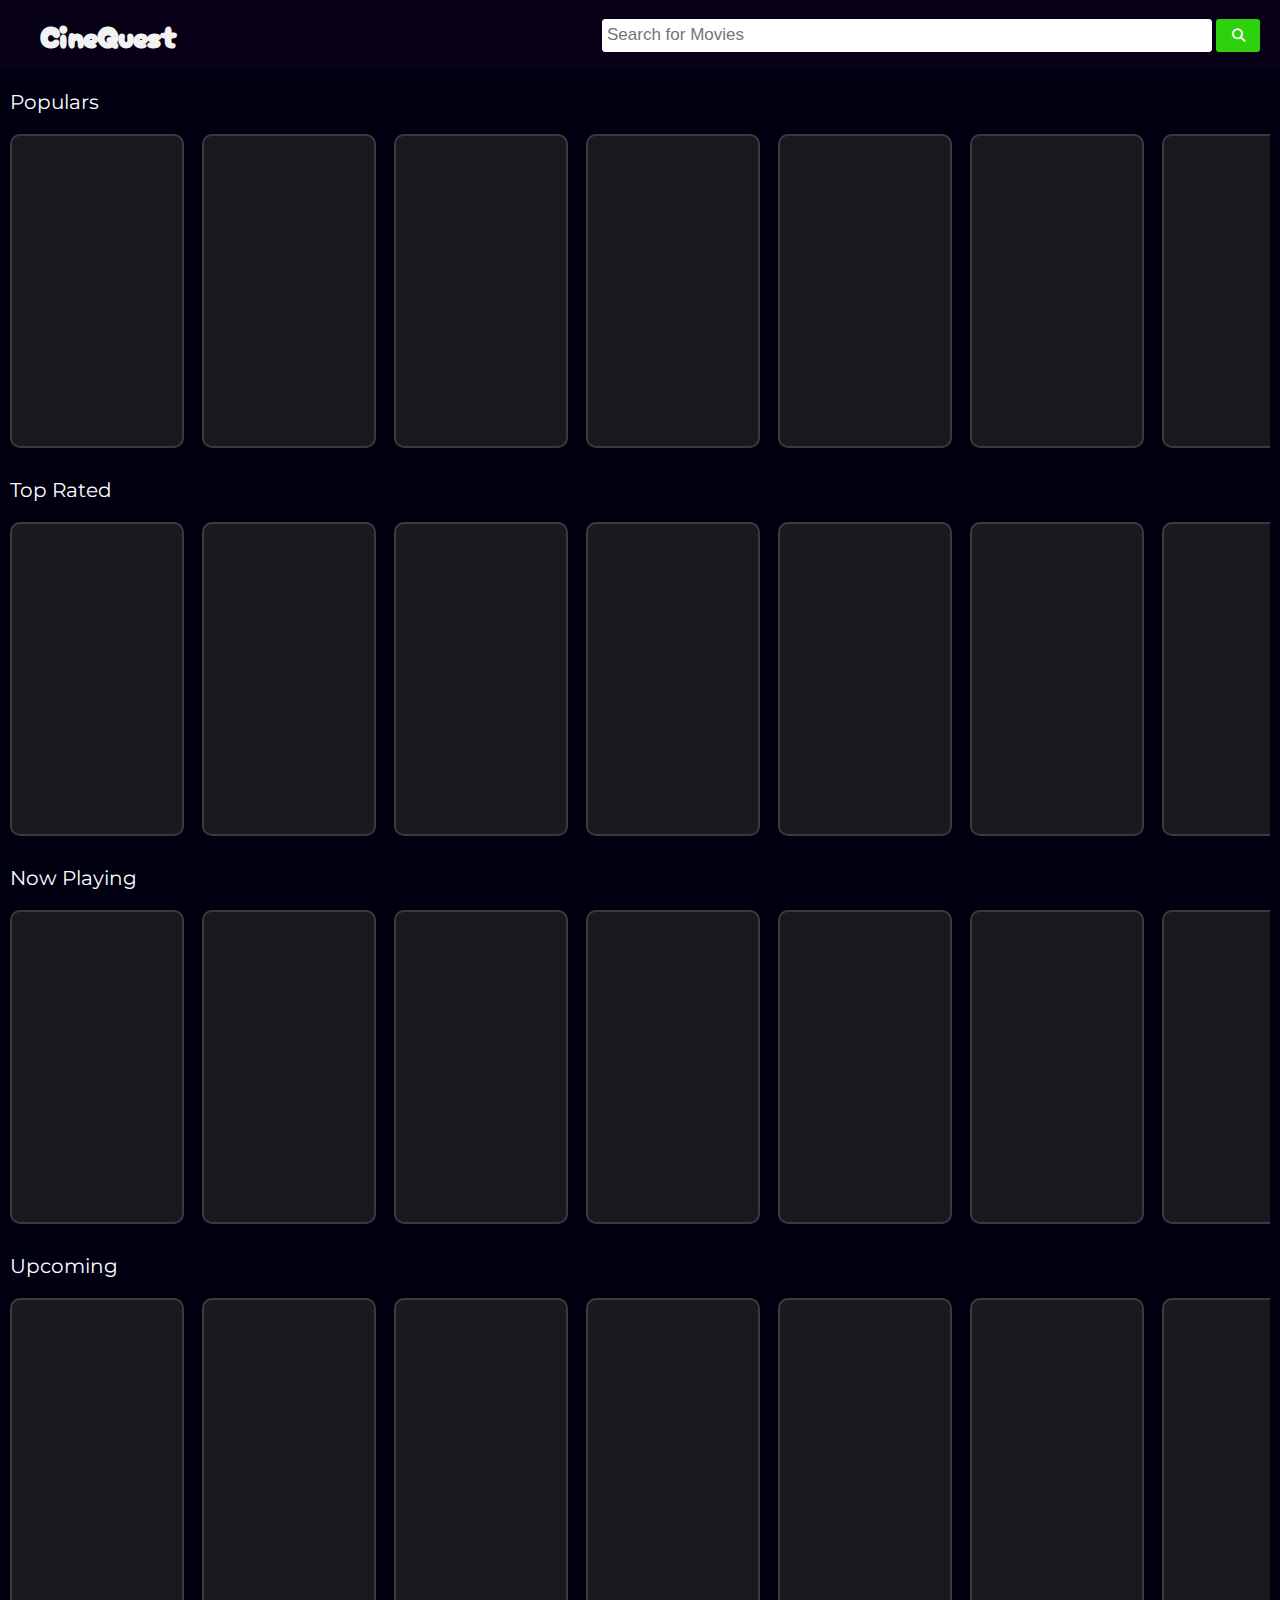
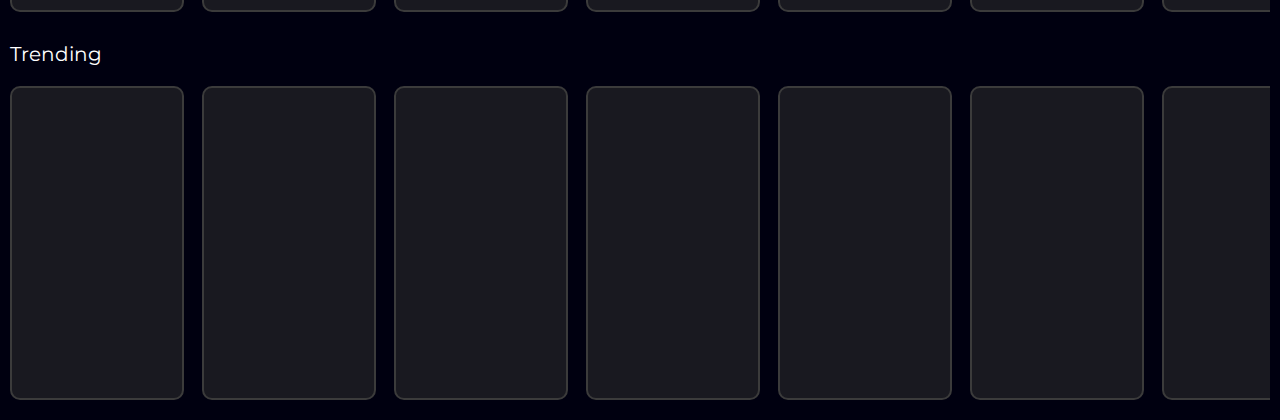
<file: index.html>
<!DOCTYPE html>
<html lang="en">

<head>
  <meta charset="UTF-8" />
  <meta name="viewport" content="width=device-width, initial-scale=1.0" />
  <title>CineQuest | Movie search</title>
  <link rel="stylesheet" href="https://cdnjs.cloudflare.com/ajax/libs/font-awesome/6.7.2/css/all.min.css"
    integrity="sha512-Evv84Mr4kqVGRNSgIGL/F/aIDqQb7xQ2vcrdIwxfjThSH8CSR7PBEakCr51Ck+w+/U6swU2Im1vVX0SVk9ABhg=="
    crossorigin="anonymous" referrerpolicy="no-referrer" />
  <link rel="stylesheet" href="./style/style.css" />
  <link rel="stylesheet" href="./style/general.css" />
  <link rel="stylesheet" href="./style/fonts.css" />
</head>

<body bgcolor="#00001">
  <!-- Navbar of app -->
  <nav class="navbar">
    <div class="logo">CineQuest</div>

    <div class="navbar-search-box">
      <input placeholder="Search for Movies" class="navbar-search-input" type="text" />

      <button class="navbar-search-button js-navbar-button">
        <i class="fa-solid fa-magnifying-glass"></i>
      </button>
    </div>
  </nav>
  <!-- search result box -->
  <section class="search-result-box js-search-result-box">


    <div class="result-container">
      <div class="result-movie-poster skeleton">
      </div>
      <div class="result-movie-details">
        <div class="result-movie-title skeleton "></div>
        <div class="result-movie-year skeleton"></div>
        <div class="result-movie-rating skeleton"></div>
      </div>
    </div>

      <div class="result-container">
      <div class="result-movie-poster skeleton">
      </div>
      <div class="result-movie-details">
        <div class="result-movie-title skeleton "></div>
        <div class="result-movie-year skeleton"></div>
        <div class="result-movie-rating skeleton"></div>
      </div>
    </div>

      <div class="result-container">
      <div class="result-movie-poster skeleton">
      </div>
      <div class="result-movie-details">
        <div class="result-movie-title skeleton "></div>
        <div class="result-movie-year skeleton"></div>
        <div class="result-movie-rating skeleton"></div>
      </div>
    </div>
      <div class="result-container">
      <div class="result-movie-poster skeleton">
      </div>
      <div class="result-movie-details">
        <div class="result-movie-title skeleton "></div>
        <div class="result-movie-year skeleton"></div>
        <div class="result-movie-rating skeleton"></div>
      </div>
    </div>

      <div class="result-container">
      <div class="result-movie-poster skeleton">
      </div>
      <div class="result-movie-details">
        <div class="result-movie-title skeleton "></div>
        <div class="result-movie-year skeleton"></div>
        <div class="result-movie-rating skeleton"></div>
      </div>
    </div>

     <div class="result-container">
      <div class="result-movie-poster skeleton">
      </div>
      <div class="result-movie-details">
        <div class="result-movie-title skeleton "></div>
        <div class="result-movie-year skeleton"></div>
        <div class="result-movie-rating skeleton"></div>
      </div>
    </div>

      <div class="result-container">
      <div class="result-movie-poster skeleton">
      </div>
      <div class="result-movie-details">
        <div class="result-movie-title skeleton "></div>
        <div class="result-movie-year skeleton"></div>
        <div class="result-movie-rating skeleton"></div>
      </div>
    </div>

     <div class="result-container">
      <div class="result-movie-poster skeleton">
      </div>
      <div class="result-movie-details">
        <div class="result-movie-title skeleton "></div>
        <div class="result-movie-year skeleton"></div>
        <div class="result-movie-rating skeleton"></div>
      </div>
    </div>

    <div class="result-container">
      <div class="result-movie-poster skeleton">
      </div>
      <div class="result-movie-details">
        <div class="result-movie-title skeleton "></div>
        <div class="result-movie-year skeleton"></div>
        <div class="result-movie-rating skeleton"></div>
      </div>
    </div>

      <div class="result-container">
      <div class="result-movie-poster skeleton">
      </div>
      <div class="result-movie-details">
        <div class="result-movie-title skeleton "></div>
        <div class="result-movie-year skeleton"></div>
        <div class="result-movie-rating skeleton"></div>
      </div>
    </div>

  </section>



  <section class="main-grid ">
    <div class="main-grid-title">Populars</div>
    <div class="movie-scroll-view js-popular-main-grid">
      <!-- Movie 1 -->
      <div class="movie-container">
        <div class="movie-poster skeleton"></div>
        <div class="movie-title skeleton"></div>
        <div class="movie-details">
          <div class="movie-year skeleton"></div>
          <div class="movie-rating skeleton"></div>
        </div>
      </div>
      <!-- movie 2 -->
      <div class="movie-container">
        <div class="movie-poster skeleton"></div>
        <div class="movie-title skeleton"></div>
        <div class="movie-details">
          <div class="movie-year skeleton"></div>
          <div class="movie-rating skeleton"></div>
        </div>
      </div>

      <!-- Movie 3 -->
      <div class="movie-container">
        <div class="movie-poster skeleton"></div>
        <div class="movie-title skeleton"></div>
        <div class="movie-details">
          <div class="movie-year skeleton"></div>
          <div class="movie-rating skeleton"></div>
        </div>
      </div>

      <!-- Movie 4 -->
      <div class="movie-container">
        <div class="movie-poster skeleton"></div>
        <div class="movie-title skeleton"></div>
        <div class="movie-details">
          <div class="movie-year skeleton"></div>
          <div class="movie-rating skeleton"></div>
        </div>
      </div>

      <!-- Movie 5 -->
      <div class="movie-container">
        <div class="movie-poster skeleton"></div>
        <div class="movie-title skeleton"></div>
        <div class="movie-details">
          <div class="movie-year skeleton"></div>
          <div class="movie-rating skeleton"></div>
        </div>
      </div>

      <div class="movie-container">
        <div class="movie-poster skeleton"></div>
        <div class="movie-title skeleton"></div>
        <div class="movie-details">
          <div class="movie-year skeleton"></div>
          <div class="movie-rating skeleton"></div>
        </div>
      </div>

      <div class="movie-container">
        <div class="movie-poster skeleton"></div>
        <div class="movie-title skeleton"></div>
        <div class="movie-details">
          <div class="movie-year skeleton"></div>
          <div class="movie-rating skeleton"></div>
        </div>
      </div>


      <div class="movie-container">
        <div class="movie-poster skeleton"></div>
        <div class="movie-title skeleton"></div>
        <div class="movie-details">
          <div class="movie-year skeleton"></div>
          <div class="movie-rating skeleton"></div>
        </div>
      </div>

      <div class="movie-container">
        <div class="movie-poster skeleton"></div>
        <div class="movie-title skeleton"></div>
        <div class="movie-details">
          <div class="movie-year skeleton"></div>
          <div class="movie-rating skeleton"></div>
        </div>
      </div>
    </div>
    </div>
    </div>
  </section>

  <section class="main-grid ">
    <div class="main-grid-title">Top Rated</div>
    <div class="movie-scroll-view js-top-rated-main-grid">
      <!-- Movie 1 -->
      <div class="movie-container">
        <div class="movie-poster skeleton"></div>
        <div class="movie-title skeleton"></div>
        <div class="movie-details">
          <div class="movie-year skeleton"></div>
          <div class="movie-rating skeleton"></div>
        </div>
      </div>
      <!-- movie 2 -->
      <div class="movie-container">
        <div class="movie-poster skeleton"></div>
        <div class="movie-title skeleton"></div>
        <div class="movie-details">
          <div class="movie-year skeleton"></div>
          <div class="movie-rating skeleton"></div>
        </div>
      </div>

      <!-- Movie 3 -->
      <div class="movie-container">
        <div class="movie-poster skeleton"></div>
        <div class="movie-title skeleton"></div>
        <div class="movie-details">
          <div class="movie-year skeleton"></div>
          <div class="movie-rating skeleton"></div>
        </div>
      </div>

      <!-- Movie 4 -->
      <div class="movie-container">
        <div class="movie-poster skeleton"></div>
        <div class="movie-title skeleton"></div>
        <div class="movie-details">
          <div class="movie-year skeleton"></div>
          <div class="movie-rating skeleton"></div>
        </div>
      </div>

      <!-- Movie 5 -->
      <div class="movie-container">
        <div class="movie-poster skeleton"></div>
        <div class="movie-title skeleton"></div>
        <div class="movie-details">
          <div class="movie-year skeleton"></div>
          <div class="movie-rating skeleton"></div>
        </div>
      </div>

      <div class="movie-container">
        <div class="movie-poster skeleton"></div>
        <div class="movie-title skeleton"></div>
        <div class="movie-details">
          <div class="movie-year skeleton"></div>
          <div class="movie-rating skeleton"></div>
        </div>
      </div>

      <div class="movie-container">
        <div class="movie-poster skeleton"></div>
        <div class="movie-title skeleton"></div>
        <div class="movie-details">
          <div class="movie-year skeleton"></div>
          <div class="movie-rating skeleton"></div>
        </div>
      </div>


      <div class="movie-container">
        <div class="movie-poster skeleton"></div>
        <div class="movie-title skeleton"></div>
        <div class="movie-details">
          <div class="movie-year skeleton"></div>
          <div class="movie-rating skeleton"></div>
        </div>
      </div>

      <div class="movie-container">
        <div class="movie-poster skeleton"></div>
        <div class="movie-title skeleton"></div>
        <div class="movie-details">
          <div class="movie-year skeleton"></div>
          <div class="movie-rating skeleton"></div>
        </div>
      </div>
    </div>
    </div>
    </div>
  </section>



  <!-- Now playing  -->

  <section class="main-grid">
    <div class="main-grid-title">Now Playing</div>
    <div class="movie-scroll-view js-now-playing-main-grid">
      <!-- Movie 1 -->
      <div class="movie-container">
        <div class="movie-poster skeleton"></div>
        <div class="movie-title skeleton"></div>
        <div class="movie-details">
          <div class="movie-year skeleton"></div>
          <div class="movie-rating skeleton"></div>
        </div>
      </div>

      <!-- movie 2 -->
      <div class="movie-container">
        <div class="movie-poster skeleton"></div>
        <div class="movie-title skeleton"></div>
        <div class="movie-details">
          <div class="movie-year skeleton"></div>
          <div class="movie-rating skeleton"></div>
        </div>
      </div>
      <!-- Movie 3 -->
      <div class="movie-container">
        <div class="movie-poster skeleton"></div>
        <div class="movie-title skeleton"></div>
        <div class="movie-details">
          <div class="movie-year skeleton"></div>
          <div class="movie-rating skeleton"></div>
        </div>
      </div>

      <!-- Movie 4 -->
      <div class="movie-container">
        <div class="movie-poster skeleton"></div>
        <div class="movie-title skeleton"></div>
        <div class="movie-details">
          <div class="movie-year skeleton"></div>
          <div class="movie-rating skeleton"></div>
        </div>
      </div>

      <!-- Movie 5 -->
      <div class="movie-container">
        <div class="movie-poster skeleton"></div>
        <div class="movie-title skeleton"></div>
        <div class="movie-details">
          <div class="movie-year skeleton"></div>
          <div class="movie-rating skeleton"></div>
        </div>
      </div>

      <div class="movie-container">
        <div class="movie-poster skeleton"></div>
        <div class="movie-title skeleton"></div>
        <div class="movie-details">
          <div class="movie-year skeleton"></div>
          <div class="movie-rating skeleton"></div>
        </div>
      </div>
      <div class="movie-container">
        <div class="movie-poster skeleton"></div>
        <div class="movie-title skeleton"></div>
        <div class="movie-details">
          <div class="movie-year skeleton"></div>
          <div class="movie-rating skeleton"></div>
        </div>
      </div>

      <div class="movie-container">
        <div class="movie-poster skeleton"></div>
        <div class="movie-title skeleton"></div>
        <div class="movie-details">
          <div class="movie-year skeleton"></div>
          <div class="movie-rating skeleton"></div>
        </div>
      </div>

      <div class="movie-container">
        <div class="movie-poster skeleton"></div>
        <div class="movie-title skeleton"></div>
        <div class="movie-details">
          <div class="movie-year skeleton"></div>
          <div class="movie-rating skeleton"></div>
        </div>
      </div>
    </div>
    </div>
  </section>



  <!-- Upcoming -->

  <section class="main-grid">
    <div class="main-grid-title">Upcoming</div>
    <div class="movie-scroll-view  js-upcoming-main-grid">
      <!-- Movie 1 -->
      <div class="movie-container">
        <div class="movie-poster skeleton"></div>
        <div class="movie-title skeleton"></div>
        <div class="movie-details">
          <div class="movie-year skeleton"></div>
          <div class="movie-rating skeleton"></div>
        </div>
      </div>

      <!-- movie 2 -->
      <div class="movie-container">
        <div class="movie-poster skeleton"></div>
        <div class="movie-title skeleton"></div>
        <div class="movie-details">
          <div class="movie-year skeleton"></div>
          <div class="movie-rating skeleton"></div>
        </div>
      </div>

      <!-- Movie 3 -->
      <div class="movie-container">
        <div class="movie-poster skeleton"></div>
        <div class="movie-title skeleton"></div>
        <div class="movie-details">
          <div class="movie-year skeleton"></div>
          <div class="movie-rating skeleton"></div>
        </div>
      </div>
      <!-- Movie 4 -->
      <div class="movie-container">
        <div class="movie-poster skeleton"></div>
        <div class="movie-title skeleton"></div>
        <div class="movie-details">
          <div class="movie-year skeleton"></div>
          <div class="movie-rating skeleton"></div>
        </div>
      </div>
      <!-- Movie 5 -->
      <div class="movie-container">
        <div class="movie-poster skeleton"></div>
        <div class="movie-title skeleton"></div>
        <div class="movie-details">
          <div class="movie-year skeleton"></div>
          <div class="movie-rating skeleton"></div>
        </div>
      </div>

      <div class="movie-container">
        <div class="movie-poster skeleton"></div>
        <div class="movie-title skeleton"></div>
        <div class="movie-details">
          <div class="movie-year skeleton"></div>
          <div class="movie-rating skeleton"></div>
        </div>
      </div>

      <div class="movie-container">
        <div class="movie-poster skeleton"></div>
        <div class="movie-title skeleton"></div>
        <div class="movie-details">
          <div class="movie-year skeleton"></div>
          <div class="movie-rating skeleton"></div>
        </div>
      </div>

      <div class="movie-container">
        <div class="movie-poster skeleton"></div>
        <div class="movie-title skeleton"></div>
        <div class="movie-details">
          <div class="movie-year skeleton"></div>
          <div class="movie-rating skeleton"></div>
        </div>
      </div>

      <div class="movie-container">
        <div class="movie-poster skeleton"></div>
        <div class="movie-title skeleton"></div>
        <div class="movie-details">
          <div class="movie-year skeleton"></div>
          <div class="movie-rating skeleton"></div>
        </div>
      </div>
    </div>
    </div>
  </section>


  <!-- Trending -->

  <section class="main-grid">
    <div class="main-grid-title">Trending</div>
    <div class="movie-scroll-view">
      <!-- Movie 1 -->
      <div class="movie-container">
        <div class="movie-poster skeleton"></div>
        <div class="movie-title skeleton"></div>
        <div class="movie-details">
          <div class="movie-year skeleton"></div>
          <div class="movie-rating skeleton"></div>
        </div>
      </div>

      <!-- movie 2 -->
      <div class="movie-container">
        <div class="movie-poster skeleton"></div>
        <div class="movie-title skeleton"></div>
        <div class="movie-details">
          <div class="movie-year skeleton"></div>
          <div class="movie-rating skeleton"></div>
        </div>
      </div>

      <!-- Movie 3 -->
      <div class="movie-container">
        <div class="movie-poster skeleton"></div>
        <div class="movie-title skeleton"></div>
        <div class="movie-details">
          <div class="movie-year skeleton"></div>
          <div class="movie-rating skeleton"></div>
        </div>
      </div>

      <!-- Movie 4 -->
      <div class="movie-container">
        <div class="movie-poster skeleton"></div>
        <div class="movie-title skeleton"></div>
        <div class="movie-details">
          <div class="movie-year skeleton"></div>
          <div class="movie-rating skeleton"></div>
        </div>
      </div>

      <!-- Movie 5 -->
      <div class="movie-container">
        <div class="movie-poster skeleton"></div>
        <div class="movie-title skeleton"></div>
        <div class="movie-details">
          <div class="movie-year skeleton"></div>
          <div class="movie-rating skeleton"></div>
        </div>
      </div>

      <div class="movie-container">
        <div class="movie-poster skeleton"></div>
        <div class="movie-title skeleton"></div>
        <div class="movie-details">
          <div class="movie-year skeleton"></div>
          <div class="movie-rating skeleton"></div>
        </div>
      </div>

      <div class="movie-container">
        <div class="movie-poster skeleton"></div>
        <div class="movie-title skeleton"></div>
        <div class="movie-details">
          <div class="movie-year skeleton"></div>
          <div class="movie-rating skeleton"></div>
        </div>
      </div>

      <div class="movie-container">
        <div class="movie-poster skeleton"></div>
        <div class="movie-title skeleton"></div>
        <div class="movie-details">
          <div class="movie-year skeleton"></div>
          <div class="movie-rating skeleton"></div>
        </div>
      </div>

      <div class="movie-container">
        <div class="movie-poster skeleton"></div>
        <div class="movie-title skeleton"></div>
        <div class="movie-details">
          <div class="movie-year skeleton"></div>
          <div class="movie-rating skeleton"></div>
        </div>
      </div>
    </div>
    </div>
  </section>
</body>
<script src="./scripts/index.js" type="module"></script>


</html>
</file>
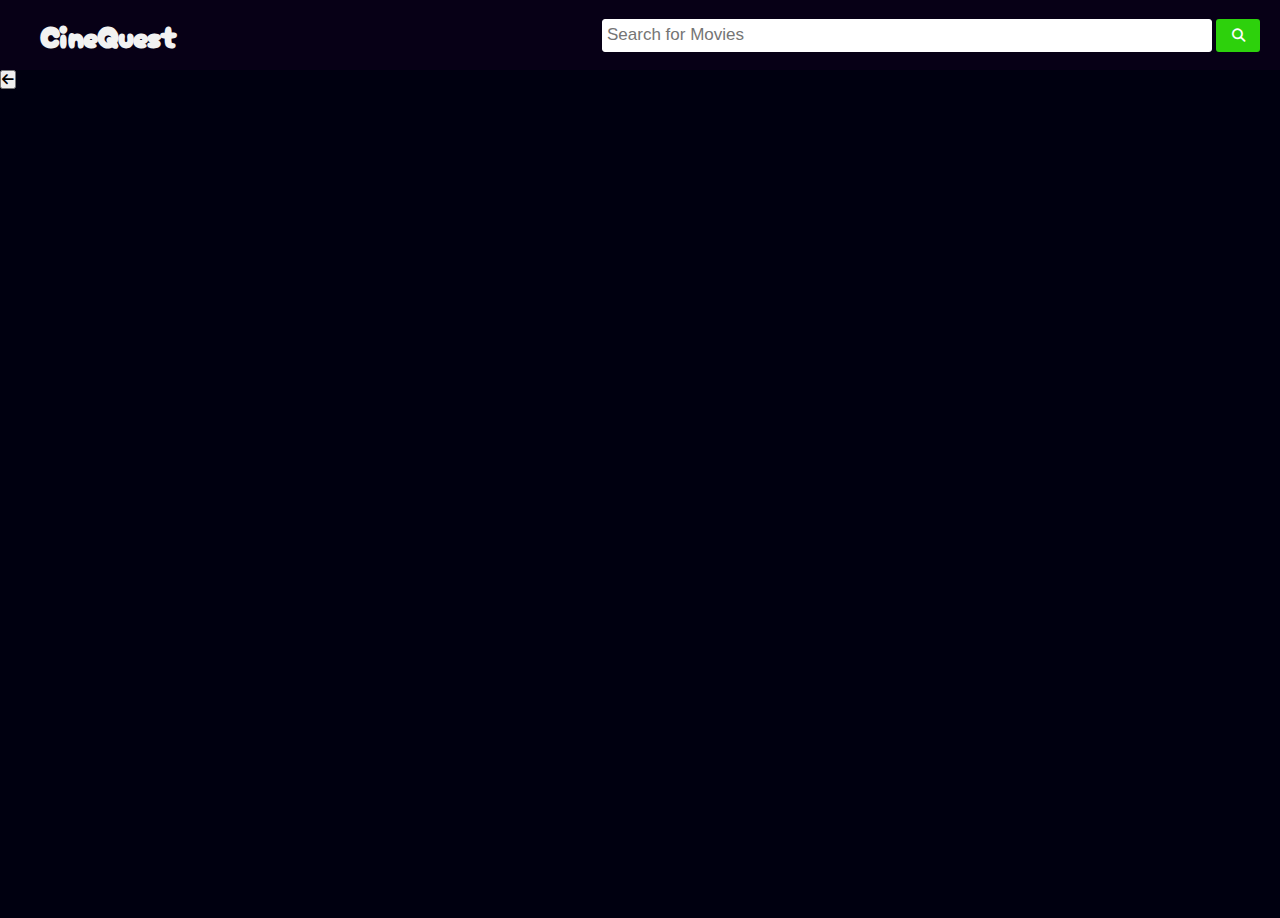
<file: details.html>
<!DOCTYPE html>
<html lang="en">
  <head>
    <meta charset="UTF-8" />
    <meta name="viewport" content="width=device-width, initial-scale=1.0" />
    <title></title>
    <link
      rel="stylesheet"
      href="https://cdnjs.cloudflare.com/ajax/libs/font-awesome/6.7.2/css/all.min.css"
      integrity="sha512-Evv84Mr4kqVGRNSgIGL/F/aIDqQb7xQ2vcrdIwxfjThSH8CSR7PBEakCr51Ck+w+/U6swU2Im1vVX0SVk9ABhg=="
      crossorigin="anonymous"
      referrerpolicy="no-referrer"
    />
    <link rel="stylesheet" href="./style/fonts.css" />
    <link rel="stylesheet" href="./style/general.css" />
    <link rel="stylesheet" href="./style/style.css" />
    <link rel="stylesheet" href="./style/details.css" />
  </head>

  <body bgcolor="#00001">
    <nav class="navbar">
      <div class="logo">CineQuest</div>

      <div class="navbar-search-box">
        <input
          placeholder="Search for Movies"
          class="navbar-search-input"
          type="text"
        />

        <button class="navbar-search-button js-navbar-button">
          <i class="fa-solid fa-magnifying-glass"></i>
        </button>
      </div>
    </nav>

    <!-- search result box -->
    <section class="search-result-box js-search-result-box">
      <div class="result-container">
        <div class="result-movie-poster skeleton"></div>
        <div class="result-movie-details">
          <div class="result-movie-title skeleton"></div>
          <div class="result-movie-year skeleton"></div>
          <div class="result-movie-rating skeleton"></div>
        </div>
      </div>

      <div class="result-container">
        <div class="result-movie-poster skeleton"></div>
        <div class="result-movie-details">
          <div class="result-movie-title skeleton"></div>
          <div class="result-movie-year skeleton"></div>
          <div class="result-movie-rating skeleton"></div>
        </div>
      </div>

      <div class="result-container">
        <div class="result-movie-poster skeleton"></div>
        <div class="result-movie-details">
          <div class="result-movie-title skeleton"></div>
          <div class="result-movie-year skeleton"></div>
          <div class="result-movie-rating skeleton"></div>
        </div>
      </div>
      <div class="result-container">
        <div class="result-movie-poster skeleton"></div>
        <div class="result-movie-details">
          <div class="result-movie-title skeleton"></div>
          <div class="result-movie-year skeleton"></div>
          <div class="result-movie-rating skeleton"></div>
        </div>
      </div>

      <div class="result-container">
        <div class="result-movie-poster skeleton"></div>
        <div class="result-movie-details">
          <div class="result-movie-title skeleton"></div>
          <div class="result-movie-year skeleton"></div>
          <div class="result-movie-rating skeleton"></div>
        </div>
      </div>

      <div class="result-container">
        <div class="result-movie-poster skeleton"></div>
        <div class="result-movie-details">
          <div class="result-movie-title skeleton"></div>
          <div class="result-movie-year skeleton"></div>
          <div class="result-movie-rating skeleton"></div>
        </div>
      </div>

      <div class="result-container">
        <div class="result-movie-poster skeleton"></div>
        <div class="result-movie-details">
          <div class="result-movie-title skeleton"></div>
          <div class="result-movie-year skeleton"></div>
          <div class="result-movie-rating skeleton"></div>
        </div>
      </div>

      <div class="result-container">
        <div class="result-movie-poster skeleton"></div>
        <div class="result-movie-details">
          <div class="result-movie-title skeleton"></div>
          <div class="result-movie-year skeleton"></div>
          <div class="result-movie-rating skeleton"></div>
        </div>
      </div>

      <div class="result-container">
        <div class="result-movie-poster skeleton"></div>
        <div class="result-movie-details">
          <div class="result-movie-title skeleton"></div>
          <div class="result-movie-year skeleton"></div>
          <div class="result-movie-rating skeleton"></div>
        </div>
      </div>

      <div class="result-container">
        <div class="result-movie-poster skeleton"></div>
        <div class="result-movie-details">
          <div class="result-movie-title skeleton"></div>
          <div class="result-movie-year skeleton"></div>
          <div class="result-movie-rating skeleton"></div>
        </div>
      </div>
    </section>

    <button class="back-button"><i class="fa-solid fa-arrow-left"></i></button>
    <section class="single-movie-container">
      <div class="single-movie-title skeleton"></div>
      <div class="single-movie-year skeleton"></div>
      <div class="single-movie-poster skeleton"></div>

      <div class="single-movie-detail">
        <div>
          <div class="single-movie-language skeleton"></div>
          <div class="single-movie-genre skeleton"></div>
        </div>
        <div class="single-movie-rating skeleton">
          <!-- <i class="fa-solid fa-star movie-star"></i> -->
          <span></span>
        </div>
      </div>

      <div class="single-movie-desc-box">
        <div class="skeleton"></div>
        <p class="single-movie-desc skeleton"></p>
      </div>
    </section>
  </body>
  <script type="module" src="./scripts/details.js"></script>
</html>
</file>
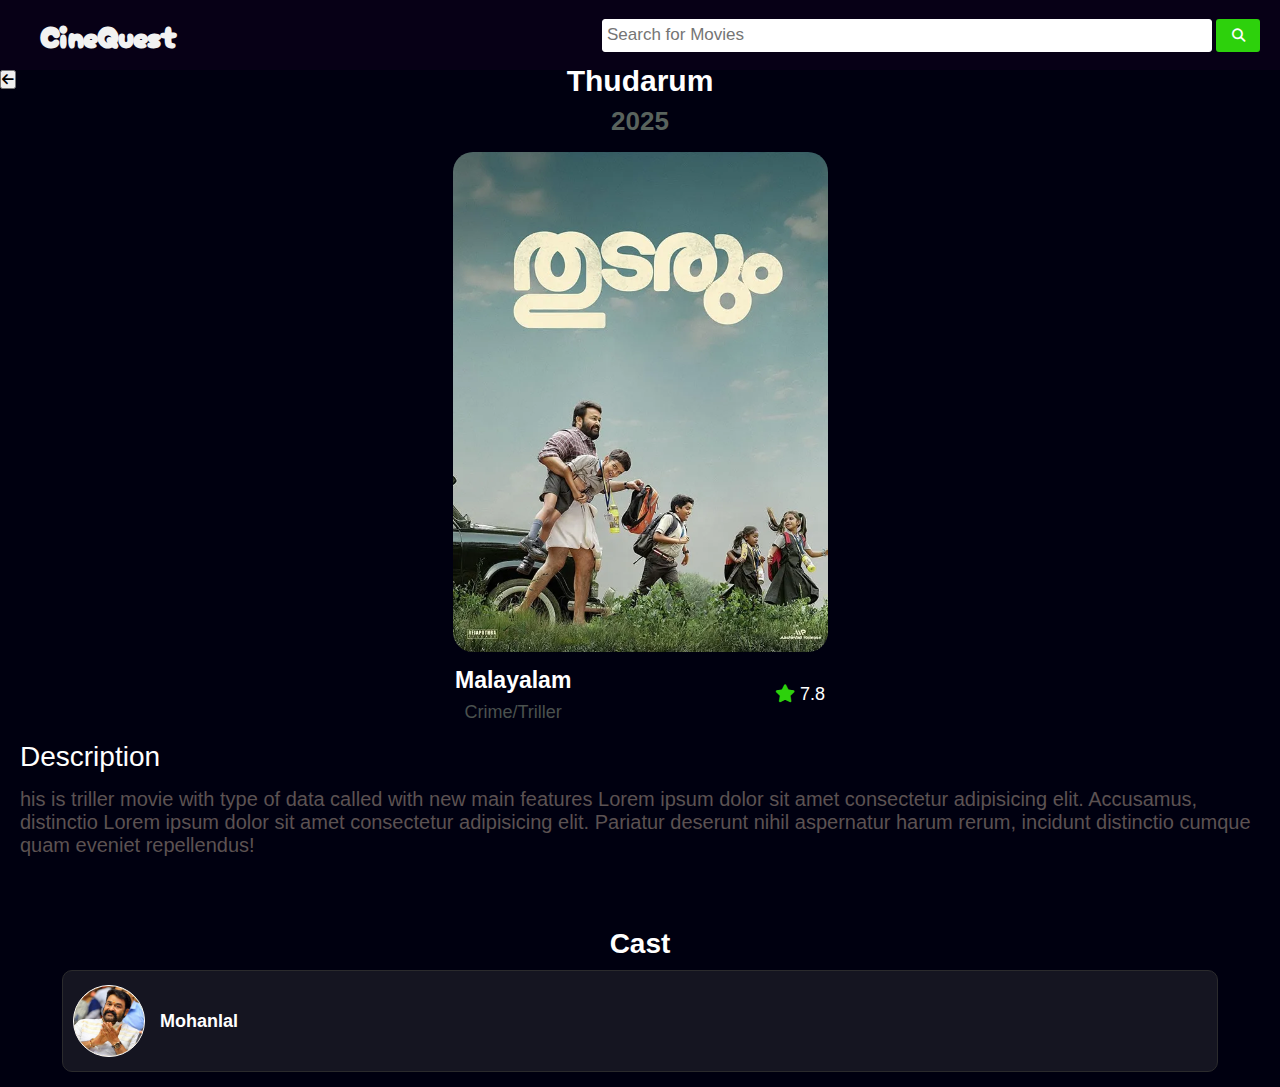
<file: pages/details.html>
<!DOCTYPE html>
<html lang="en">
  <head>
    <meta charset="UTF-8" />
    <meta name="viewport" content="width=device-width, initial-scale=1.0" />
    <title>Document</title>
    <link
      rel="stylesheet"
      href="https://cdnjs.cloudflare.com/ajax/libs/font-awesome/6.7.2/css/all.min.css"
      integrity="sha512-Evv84Mr4kqVGRNSgIGL/F/aIDqQb7xQ2vcrdIwxfjThSH8CSR7PBEakCr51Ck+w+/U6swU2Im1vVX0SVk9ABhg=="
      crossorigin="anonymous"
      referrerpolicy="no-referrer"
    />
    <link rel="stylesheet" href="/style/fonts.css" />
    <link rel="stylesheet" href="/style/general.css" />
    <link rel="stylesheet" href="/style/style.css" />
    <link rel="stylesheet" href="/style/details.css" />
  </head>
  <body bgcolor="#00001">
    <nav class="navbar">
      <div class="logo">CineQuest</div>

      <div class="navbar-search-box">
        <input
          placeholder="Search for Movies"
          class="navbar-search-input"
          type="text"
        />

        <button class="navbar-search-button">
          <i class="fa-solid fa-magnifying-glass"></i>
        </button>
      </div>
    </nav>

    <button class="back-button"><i class="fa-solid fa-arrow-left"></i></button>
    <section class="single-movie-container">
      <div class="single-movie-title">Thudarum</div>
      <div class="single-movie-year">2025</div>
      <div class="single-movie-poster">
        <img src="../assets/image.png" alt="" />
      </div>

      <div class="single-movie-detail">
        <div>
          <div class="single-movie-language">Malayalam</div>
          <div class="single-movie-genre">Crime/Triller</div>
        </div>
        <div class="single-movie-rating">
          <i class="fa-solid fa-star movie-star"></i>
          <span>7.8</span>
        </div>
      </div>

      <div class="single-movie-desc-box">
        <span>Description</span>
        <p class="single-movie-desc">
          his is triller movie with type of data called with new main features
          Lorem ipsum dolor sit amet consectetur adipisicing elit. Accusamus,
          distinctio Lorem ipsum dolor sit amet consectetur adipisicing elit.
          Pariatur deserunt nihil aspernatur harum rerum, incidunt distinctio
          cumque quam eveniet repellendus!
        </p>
      </div>

      <span class="single-movie-cast-title">Cast</span>
      <div class="single-movie-cast-box">
        <div class="cast-box">
          <div class="cast-img-box">
            <img src="../components/image.png" alt="" />
          </div>
          <div class="cast-name">Mohanlal</div>
        </div>
      </div>
    </section>
  </body>
  <script type="module" src="../scripts/details.js"></script>
</html>
</file>
<file: style/style.css>
/* Navbar Section */
.navbar {
    display: flex;
    width: 100%;
    height: 70px;
    background-color: rgb(7, 0, 22);
    color: white;
    align-items: center;
    justify-content: space-around;
    position: sticky;
}

.logo {
    font-weight: bold;
    font-family: 'cherry-bomb';
    font-size: 23px;
    color: rgb(242, 242, 242);

}


.navbar-search-box {
    height: 25px;
    display: flex;
    align-items: center;
    gap: 4px;

}

.navbar-search-input {
    padding: 3px 4px;
    height: 100%;
    outline: none;
    border-radius: 3px;
    border: 1px solid white;
    font-size: 14px;

}

.navbar-search-button {
    padding: 3px 4px;
    background-color: rgb(45, 209, 12);
    border: none;
    color: white;
    width: 30px;
    height: 30px;
    border-radius: 3px;
    cursor: pointer;

}

/* Genres box  */


.selector-box {
    display: flex;

    width: 100%;
    height: 30px;
    background-color: rgb(7, 0, 22);
    color: white;
    overflow-x: auto;
    /* allows horizontal scrolling */
    scrollbar-width: none;
    /* Firefox */
    -ms-overflow-style: none;
    scroll-snap-type: x mandatory;
    white-space: nowrap;
    border-bottom: 1px solid rgb(34, 33, 33);
    border-top: 1px solid rgb(34, 33, 33);
}

.selector-box li {
    list-style: none;
    height: 100%;
    width: 120px;
    padding: 0px 10px;
    border-right: 1px solid rgb(34, 33, 33);
    font-size: 12px;
    display: flex;
    justify-content: center;
    align-items: center;
    text-transform: uppercase;
    cursor: pointer;
    font-weight: bold;
}

.selector-box::-webkit-scrollbar {
    display: none;
    /* Chrome, Safari, Edge */
}

/* Main Grid */

.main-grid {
    display: flex;
    flex-direction: column;
    padding: 10px;
    gap: 20px;
    margin-top: 10px;
    margin-bottom: 10px;
}

.main-grid-title {
    font-size: 20px;
    color: #fff;
    font-family: 'montserrat';

}

.movie-scroll-view {
    display: flex;
    gap: 18px;
    overflow-x: auto;
    /* allows horizontal scrolling */
    scrollbar-width: none;
    /* Firefox */
    -ms-overflow-style: none;
    scroll-snap-type: x mandatory;
    white-space: nowrap;
}

.movie-scroll-view::-webkit-scrollbar {
    display: none;
    /* Chrome, Safari, Edge */
}


.movie-container {
    display: flex;
    flex-direction: column;
    width: 170px;
    height: 310px;
    background-color: rgb(25, 25, 32);
    border-radius: 10px 10px 10px 10px;
    border: 2px solid rgb(59, 59, 59);
    cursor: pointer;
    transition: 0.5s;
}

.movie-container:hover {
    border: 2px solid rgb(45, 209, 12);
}

.movie-poster,
.movie-poster img {
    width: 170px;
    height: 250px;
    border-radius: 10px 10px 0px 0px;
}

.movie-title {
    font-size: 13px;
    color: #464748;
    overflow: hidden;
    text-overflow: ellipsis;
    padding: 4px 7px;

}

.movie-details {
    padding: 4px 7px;
    display: flex;
    justify-content: space-between;

}

.movie-year {
    color: rgb(77, 69, 69);
    font-weight: 600;
    font-size: 14px;

}

.movie-rating {
    display: flex;
    gap: 5px;
    justify-content: center;
    align-items: center;
    font-weight: 300;
    font-size: 14px;
    color: rgb(172, 158, 5);
}

.movie-star {
    color: rgb(45, 209, 12);
}



@media (min-width: 480px) {
    .navbar-search-input {
        width: 230px;
    }

    .navbar-search-button {
        height: 32px;
    }
}


@media (min-width: 768px) {
    .navbar-search-input {
        width: 300px;
        font-size: 15px;
    }

    .navbar {
        justify-content: space-between;
    }

    .logo {
        margin-left: 40px;
        font-size: 30px;

    }

    .navbar-search-box {
        margin-right: 20px;
    }

    .movie-title {
        font-size: 15px;
    }
}

@media (min-width: 992px) {
    .navbar-search-input {
        width: 600px;
        font-size: 17px;
    }

    .navbar-search-button {
        height: 33px;
        width: 44px;
    }
}
</file>
<file: style/general.css>
*{
    margin: 0;
    padding: 0;
    font-family: sans-serif;
}
</file>
<file: style/fonts.css>
@font-face {
    font-family: 'cherry-bomb';
    src: url('/fonts/Cherry_Bomb_One/CherryBombOne-Regular.ttf') format('truetype');
}

@font-face {
    font-family: 'jersey';
    src: url('/fonts/Jersey_15/Jersey15-Regular.ttf') format('truetype');
}

@font-face {
    font-family: 'montserrat';
    src: url('/fonts/Montserrat/static/Montserrat-Regular.ttf') format('truetype');
}
</file>
<file: style/details.css>
.single-movie-container {
    display: flex;
    color: white;
    flex-direction: column;
    padding: 5px 10px;
    align-items: center;
    justify-content: center;
}

.single-movie-title {
    min-width: 300px;
    min-height: 30px;
    display: flex;
    align-items: center;
    justify-content: center;
    margin-bottom: 8px;
    font-size: 26px;
    font-weight: 900;
}

.single-movie-year {
    min-width: 140px;
    min-height: 30px;
    font-weight: 600;
    display: flex;
    align-items: center;
    justify-content: center;
    font-size: 22px;
    color: rgb(89, 99, 93);
    font-family: Verdana, Geneva, Tahoma, sans-serif;
}

.single-movie-poster {
    margin-top: 10px;
    width: 245px;
    height: 400px;
    padding: 5px;
    border-radius: 20px;
    display: flex;
    justify-content: center;
}

.single-movie-poster img {
    width: 245px;
    height: 400px;

    border-radius: 20px;
}

.single-movie-detail {
    width: 245px;
    display: flex;
    justify-content: space-between;
    align-items: center;
    padding: 0px 5px;

}

.single-movie-language {
    min-width: 80px;
    min-height: 20px;
    font-weight: 100;
    align-items: center;
    justify-content: center;
    font-size: 20px;
    color: rgb(255, 255, 255);
    margin: 3px 5px;
    margin-top: 10px;
    font-weight: 700;
}

.single-movie-genre {
    min-width: 80px;
    min-height: 20px;
    display: flex;
    align-items: center;
    justify-content: center;
    font-weight: 500;
    font-size: 18px;
    margin: 8px 5px;
    color: rgb(74, 81, 78);
}

.single-movie-rating {
    min-width: 60px;
    min-height: 20px;
    display: flex;
    align-items: center;
    justify-content: center;
    width: 60px;
    display: flex;
    gap: 5px;
    font-size: 16px;
    align-items: center;
}

.single-movie-desc-box {
    padding: 10px;
}

.single-movie-desc-box div {
    font-weight: 900;
    font-size: 24px;
    min-height: 30px;

    min-width: 100px;
}

.single-movie-desc {
    color: rgb(92, 82, 82);

    font-size: 17px;
    min-height: 100px;
    margin-top: 10px;
    min-width: 200px;
    margin-bottom: 30px;
}

.single-movie-cast-box {
    display: flex;
    flex-direction: column;
    justify-content: center;
    align-items: center;
    padding: 0px 10px;
    width: 100%;
}

.single-movie-cast-title {
    font-weight: 900;
    font-size: 23px;

}

.cast-box {
    border: 1px solid #2b2b2d;
    min-width: 280px;
    width: 90%;
    margin: 10px 10px;
    height: 80px;
    background-color: #151521;
    display: flex;
    align-items: center;
    gap: 15px;
    padding: 10px;
    border-radius: 10px;

    margin-bottom: 10px;
}

.cast-img-box {

    width: 70px;
    height: 70px;
    border-radius: 50%;
    border: 1px solid white;
    background-color: wheat
}

.cast-img-box img {
    width: 70px;
    height: 70px;
    border-radius: 50%;
}

.cast-name {
    font-weight: 700;
    font-size: 18px;
}



@media (min-width: 480px) {
    .single-movie-container {
        margin-top: -30px;
    }

    .single-movie-title {
        font-size: 30px;
    }

    .single-movie-year {
        font-size: 26px;
    }

    .single-movie-poster {
        width: 310px;
        height: 500px;
    }

    .single-movie-poster img {
        width: 380px;
        height: 500px;
    }

    .single-movie-detail {
        width: 380px;

    }

    .single-movie-language {
        font-size: 23px;
    }

    .single-movie-genre {
        font-size: 18px;
    }

    .single-movie-rating {
        font-size: 18px;
    }

    .single-movie-desc-box span {
        font-size: 28px;

    }

    .single-movie-desc {
        margin-top: 15px;
        font-size: 16px;
    }

    .single-movie-cast-title {
        font-size: 28px;
    }


}

@media (min-width: 768px) {
    .single-movie-desc-box div {
        font-size: 30px;
    }

    .single-movie-desc {
        font-size: 20px;
    }


}
</file>
